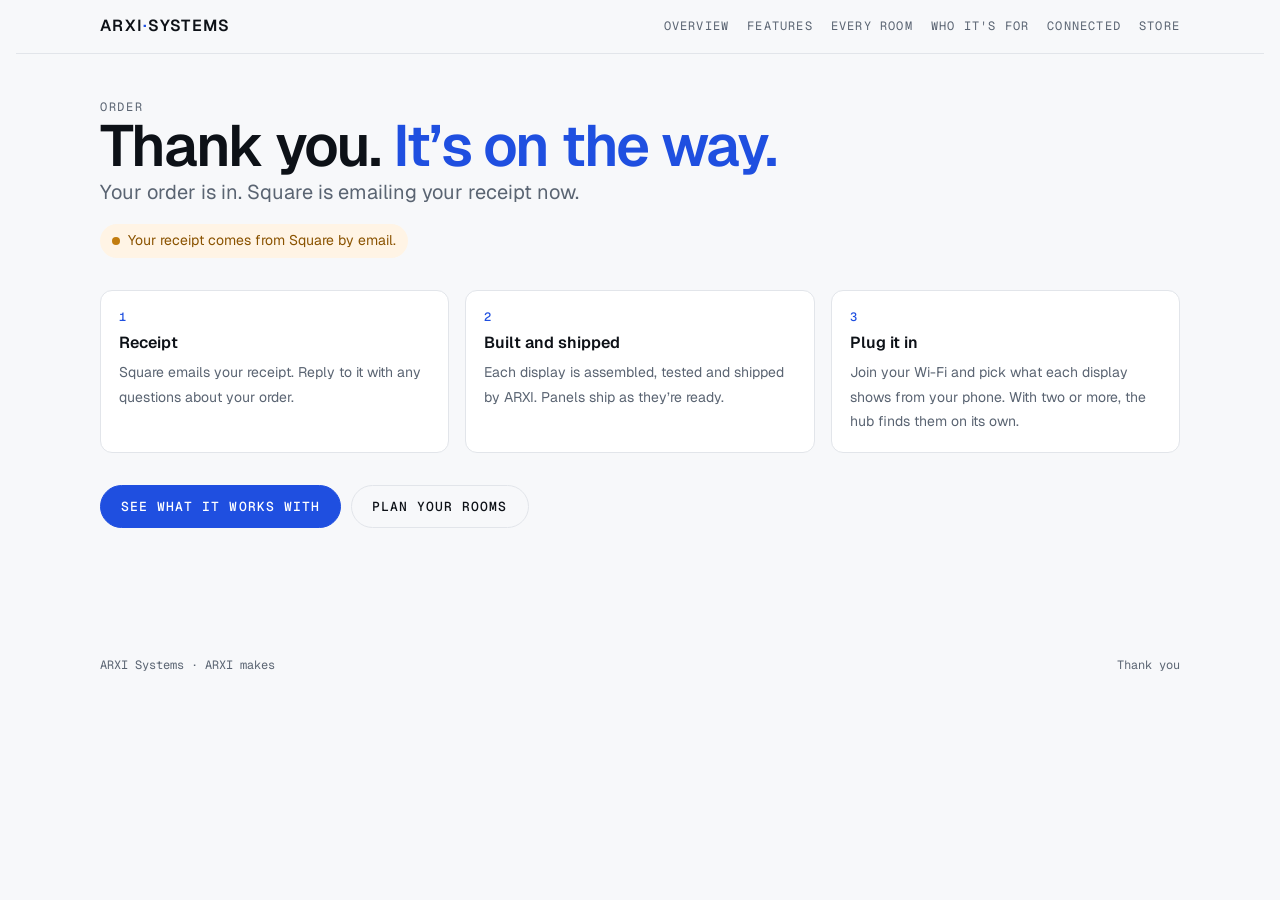
<file: thanks.html>
<!doctype html>
<html lang="en">
<head>
<meta charset="utf-8">
<meta name="viewport" content="width=device-width,initial-scale=1,viewport-fit=cover">
<title>ARXI Order Confirmed</title>
<link rel="preconnect" href="https://fonts.googleapis.com">
<link rel="stylesheet" href="https://fonts.googleapis.com/css2?family=Geist:wght@400;500;600;700&family=Geist+Mono:wght@400;500&display=swap">
<link rel="stylesheet" href="arxi.css">
<style>
/* Layout: confirmation headline, the order as a 3D lineup, then three next steps. Shown when Square sends a customer back after paying. */
.hero{padding-block:44px 20px;border-bottom:0}
.hero h1{font-size:clamp(36px,5.5vw,58px)}
.hero h1 em{font-style:normal;color:var(--amber)}
.ref{font-family:var(--mono);font-size:13px;color:var(--muted);margin-top:12px}
.state{display:inline-flex;align-items:center;gap:8px;font-size:14px;padding:6px 12px;border-radius:999px;background:var(--raised);margin-top:16px}
.state i{width:8px;height:8px;border-radius:50%;background:var(--muted)}
.state.ok{background:#E3F3EA;color:var(--green)}.state.ok i{background:var(--green)}
.state.warn{background:#FFF4E5;color:#8A5300}.state.warn i{background:#C27C0E}
.lineup{position:relative;aspect-ratio:16/6;border-radius:14px;overflow:hidden;background:radial-gradient(120% 90% at 50% 30%,#FFFFFF 0%,#EEF1F5 55%,#E2E6EC 100%);border:1px solid var(--line);margin-top:28px}
.lineup[hidden]{display:none}
.next{display:grid;grid-template-columns:repeat(3,minmax(0,1fr));gap:16px;margin:32px 0 0;padding:0;list-style:none;counter-reset:s}
.next li{background:var(--surface);border:1px solid var(--line);border-radius:12px;padding:18px;counter-increment:s}
.next li::before{content:counter(s);font:500 12px var(--mono);color:var(--amber);display:block;margin-bottom:6px}
.next b{display:block;font-weight:600;margin-bottom:4px}
.next span{font-size:14px;color:var(--muted)}
.cta-row{display:flex;gap:10px;flex-wrap:wrap;margin:32px 0 80px}
.unpaid{background:var(--surface);border:1px solid var(--line);border-radius:12px;padding:20px;margin-top:24px;display:grid;gap:12px;max-width:620px}
.unpaid[hidden]{display:none}
@media (max-width:760px){.next{grid-template-columns:1fr}.lineup{aspect-ratio:16/9}}
</style>
</head>
<body>
<header class="site">
  <div class="wrap">
    <a class="mark" href="index.html">ARXI<span>·</span>SYSTEMS</a>
    <nav aria-label="Site">
      <a href="index.html">Overview</a><a href="features.html#lite">Features</a><a href="rooms.html">Every room</a><a href="who.html">Who it's for</a><a href="connected.html">Connected</a><a href="store.html" data-cart>Store</a>
    </nav>
  </div>
</header>

<main>
  <section class="hero">
    <div class="wrap">
      <p class="eyebrow">Order</p>
      <h1 id="h">Thank you. <em>It’s on the way.</em></h1>
      <p class="lede" id="lede">Your order is in. Square is emailing your receipt now.</p>
      <p class="state" id="state"><i></i><span id="state-t">Checking your payment…</span></p>
      <p class="ref" id="ref"></p>

      <div class="unpaid" id="unpaid" hidden>
        <p style="margin:0"><b>Checkout wasn’t finished.</b> Nothing was charged, and your cart is still saved.</p>
        <div class="cta-row" style="margin:0"><a class="btn" href="store.html">Back to your cart</a></div>
      </div>

      <div class="lineup" id="lineup" hidden></div>

      <ol class="next" id="next">
        <li><b>Receipt</b><span>Square emails your receipt. Reply to it with any questions about your order.</span></li>
        <li><b>Built and shipped</b><span>Each display is assembled, tested and shipped by ARXI. Panels ship as they’re ready.</span></li>
        <li><b>Plug it in</b><span>Join your Wi-Fi and pick what each display shows from your phone. With two or more, the hub finds them on its own.</span></li>
      </ol>
      <div class="cta-row">
        <a class="btn" href="features.html#works">See what it works with</a>
        <a class="btn ghost" href="rooms.html">Plan your rooms</a>
      </div>
    </div>
  </section>
</main>

<footer class="site"><div class="wrap"><span>ARXI Systems · ARXI makes</span><span>Thank you</span></div></footer>

<script src="config.js"></script>
<script src="matrix.js"></script>
<script src="models3d.js"></script>
<script src="cart.js"></script>
<script>
(function(){
  const $=id=>document.getElementById(id),A=window.ARXI,q=new URLSearchParams(location.search);
  const orderId=q.get('orderId')||q.get('order_id')||'',ref=(q.get('ref')||q.get('referenceId')||'').replace(/[^A-Z0-9-]/gi,'');
  if(ref)$('ref').textContent='Order '+ref;
  const cart=A.load();
  function state(t,cls){$('state-t').textContent=t;$('state').className='state'+(cls?' '+cls:'')}
  function paid(total){
    state('Payment received'+(total!=null?' · '+A.fmt(total):''),'ok');
    showLineup();
    try{localStorage.setItem('arxi-last-order',JSON.stringify({ref,at:Date.now(),lines:cart.lines}))}catch(e){}
    A.save(A.empty());
  }
  function notPaid(){
    $('h').innerHTML='Almost there.';$('lede').textContent='';$('state').hidden=true;$('next').hidden=true;$('unpaid').hidden=false;
  }
  function showLineup(){
    let lines=cart.lines;if(!lines.length){try{const l=JSON.parse(localStorage.getItem('arxi-last-order')||'null');if(l&&l.ref===ref)lines=l.lines||[]}catch(e){}}
    if(!lines.length)return;
    const go=()=>{const box=$('lineup');box.hidden=false;
      const m=window.ArxiLineup&&ArxiLineup(box,{bar:[{label:'Hello',lines:[{t:'THANK YOU',c:'#38F28A'},{t:'SEE YOU SOON',c:'song'}],icon:'heart',hold:99999}],
        panel:[{label:'Hello',lines:[{t:'THANK YOU',c:'#38F28A'},{t:'ORDER IN',c:'#F4F1FF'},{t:'SEE YOU',c:'#3FE0FF'}],icon:'heart',hold:99999}]});
      if(!m){box.hidden=true;return}
      m.setItems(lines.map(l=>({kind:l.product==='panel'?'panel':'bar',finish:l.finish||'black'})).sort((a,b)=>a.kind===b.kind?0:a.kind==='panel'?-1:1))};
    if(window.THREE)go();else{const s=document.createElement('script');s.src='https://cdnjs.cloudflare.com/ajax/libs/three.js/r128/three.min.js';s.onload=go;document.head.appendChild(s)}
  }
  /* Square adds the order id when it sends the customer back. Confirm it was paid before clearing the cart. */
  if(orderId&&window.ARXI_CHECKOUT_URL){
    fetch(window.ARXI_CHECKOUT_URL.replace(/\/$/,'')+'/status?order_id='+encodeURIComponent(orderId)).then(r=>r.json()).then(j=>{if(j.paid)paid(j.total);else notPaid()})
      .catch(()=>{state('We’ll confirm your payment by email.','warn');showLineup()});
  }else if(orderId||q.get('transactionId')||q.get('checkoutId')){paid(null)}
  else{state('Your receipt comes from Square by email.','warn');showLineup()}
})();
</script>
</body>
</html>
</file>
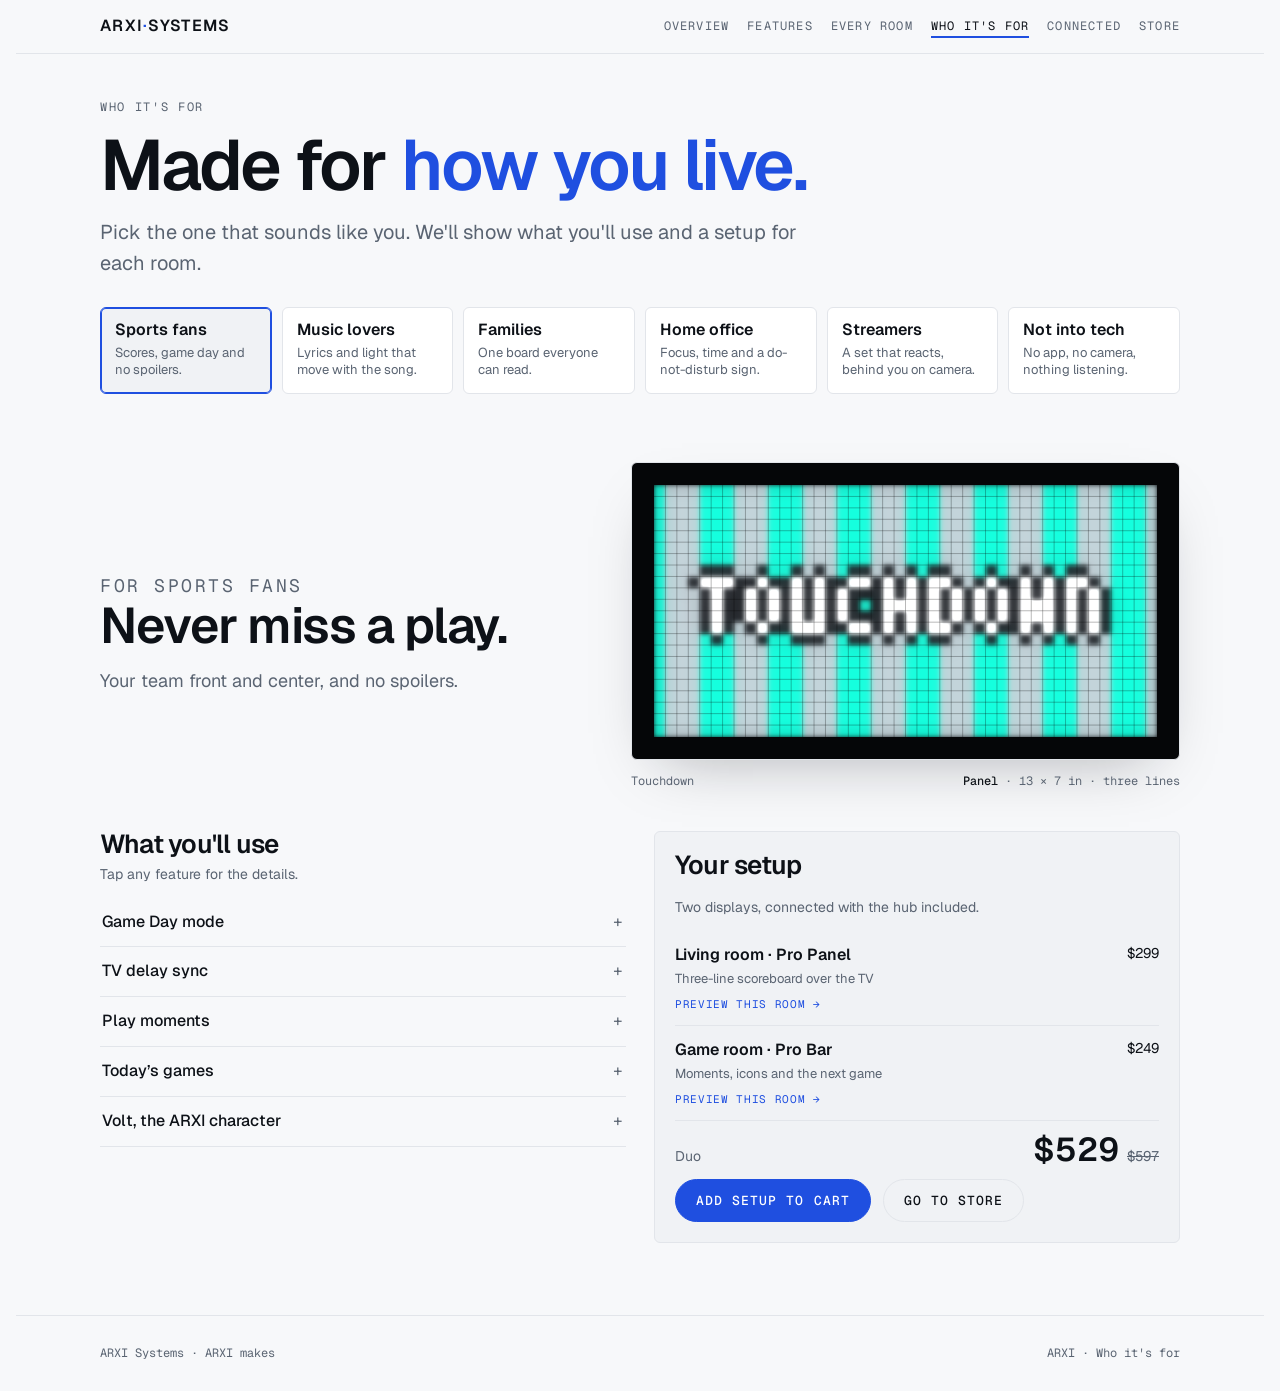
<file: who.html>
<!doctype html>
<html lang="en">
<head>
<meta charset="utf-8">
<meta name="viewport" content="width=device-width,initial-scale=1,viewport-fit=cover">
<title>Who ARXI Is For</title>
<link rel="preconnect" href="https://fonts.googleapis.com">
<link rel="stylesheet" href="https://fonts.googleapis.com/css2?family=Geist:wght@400;500;600;700&family=Geist+Mono:wght@400;500&display=swap">
<link rel="stylesheet" href="arxi.css">
<style>
/* Layout: persona picker (one row of large chips), then one panel: why + live preview, features to tap open, a room-by-room setup with one add-to-cart. */
.hero{padding-block:44px 28px;border-bottom:0}
.hero h1{font-size:clamp(36px,8vw,71px);margin-top:12px}
.hero h1 em{font-style:normal;color:var(--amber)}
.hero .lede{margin-top:14px}
.picker{display:grid;grid-template-columns:repeat(6,minmax(0,1fr));gap:10px;margin-top:28px}
.pk{all:unset;box-sizing:border-box;cursor:pointer;border:1px solid var(--line);border-radius:6px;padding:14px;display:grid;gap:6px;align-content:start;background:var(--surface);min-width:0}
.pk:hover{border-color:var(--muted)}
.pk:focus-visible{outline:2px solid var(--amber);outline-offset:2px}
.pk[aria-pressed="true"]{border-color:var(--amber);background:var(--raised);box-shadow:0 0 0 1px var(--amber) inset}
.pk b{font-family:var(--display);font-weight:600;font-size:16px;line-height:1}
.pk span{font-size:13px;color:var(--muted);line-height:1.35}

.panel{padding-block:40px 72px}
.p-top{display:grid;grid-template-columns:minmax(0,1fr) minmax(0,1.1fr);gap:32px;align-items:center}
.p-top h2{font-size:clamp(30px,6vw,50px)}
.p-top p{color:var(--muted);font-size:18px;margin-top:14px;max-width:46ch}
.cols{display:grid;grid-template-columns:minmax(0,1fr) minmax(0,1fr);gap:28px;margin-top:40px;align-items:start}
.cols h3{font-size:26px;margin-bottom:6px}
.cols .sub{font-size:14px;color:var(--muted);margin-bottom:12px}
.xb a{font-family:var(--mono);font-size:11px;text-transform:uppercase;letter-spacing:.06em;text-decoration:none}
.setup{background:var(--raised);border:1px solid var(--line);border-radius:6px;padding:20px;display:grid;gap:12px}
.rooms{list-style:none;margin:0;padding:0}
.rooms li{display:grid;grid-template-columns:minmax(0,1fr) auto;gap:2px 12px;padding:12px 0;border-bottom:1px solid var(--line)}
.rooms li b{font-weight:600}
.rooms li small{grid-column:1;font-size:13px;color:var(--muted)}
.rooms li .rp{font-family:var(--mono);font-size:14px;text-align:right;font-variant-numeric:tabular-nums}
.rooms li a{grid-column:1/-1;font-family:var(--mono);font-size:11px;letter-spacing:.06em;text-transform:uppercase;text-decoration:none;margin-top:4px}
.tot{display:flex;justify-content:space-between;align-items:baseline;gap:12px;flex-wrap:wrap}
.tot span{font-size:14px;color:var(--muted)}
.tot b{font-family:var(--display);font-weight:600;font-size:33px;line-height:1}
.tot s{font-family:var(--mono);font-size:14px;color:var(--muted);margin-left:8px;font-weight:400}
.added{font-size:13px;color:var(--green)}
@media (max-width:1000px){.picker{grid-template-columns:repeat(3,minmax(0,1fr))}}
@media (max-width:860px){.p-top,.cols{grid-template-columns:1fr}}
@media (max-width:520px){.picker{grid-template-columns:repeat(2,minmax(0,1fr))}}
</style>
</head>
<body>
<header class="site">
  <div class="wrap">
    <a class="mark" href="index.html">ARXI<span>·</span>SYSTEMS</a>
    <nav aria-label="Site">
      <a href="index.html">Overview</a><a href="features.html#lite">Features</a><a href="rooms.html">Every room</a><a href="who.html" aria-current="page">Who it's for</a><a href="connected.html">Connected</a><a href="store.html" data-cart>Store</a>
    </nav>
  </div>
</header>

<main>
  <section class="hero">
    <div class="wrap">
      <p class="eyebrow">Who it's for</p>
      <h1>Made for <em>how you live.</em></h1>
      <p class="lede">Pick the one that sounds like you. We'll show what you'll use and a setup for each room.</p>
      <div class="picker" id="picker" role="group" aria-label="Choose who you are"></div>
    </div>
  </section>

  <section class="panel">
    <div class="wrap">
      <div class="p-top">
        <div><p class="eyebrow" id="w-eye"></p><h2 id="w-h"></h2><p id="w-why"></p></div>
        <div>
          <div class="bezel"><canvas id="w-c" width="880" height="220" aria-label="What this looks like on the display"></canvas></div>
          <div class="bezel-meta"><span id="w-label"></span><span id="w-size"></span></div>
        </div>
      </div>
      <div class="cols">
        <div>
          <h3>What you'll use</h3>
          <p class="sub">Tap any feature for the details.</p>
          <div id="w-feats"></div>
        </div>
        <div class="setup">
          <h3>Your setup</h3>
          <p class="sub" style="margin:0" id="w-setup-sub"></p>
          <ul class="rooms" id="w-rooms"></ul>
          <div class="tot"><span id="w-deal"></span><b id="w-total"></b></div>
          <div class="cta-row"><button type="button" class="btn" id="w-add">Add setup to cart</button><a class="btn ghost" href="store.html">Go to store</a></div>
          <p class="added" id="w-added" hidden></p>
        </div>
      </div>
    </div>
  </section>
</main>

<footer class="site"><div class="wrap"><span>ARXI Systems · ARXI makes</span><span>ARXI · Who it's for</span></div></footer>

<script src="matrix.js"></script>
<script src="cart.js"></script>
<script src="moments.js"></script>
<script>
(function(){
  const A=window.ARXI,{AMB,CY,WH,RED,GRN}=ArxiMatrix.C,PUR='#B98CFF',LIVE='#FF4D6D',$=id=>document.getElementById(id);
  const SL={now:'Working now',progress:'In progress',build:'We can build it'};
  const W=[
    {id:'sports',name:'Sports fans',line:'Scores, game day and no spoilers.',h:'Never miss a play.',
     why:'Your team front and center, and no spoilers.',moment:'td',kind:'panel',
     feats:[['Game Day mode','Your favourite team’s game takes over with a running clock.','now'],['TV delay sync','Holds the score until your TV shows the play.','now'],['Play moments','Timeouts, first downs, big plays, crunch time and celebrations.','now'],['Today’s games','NFL, NBA and college football, reset at 4 AM.','now'],['Volt, the ARXI character','Cameos on touchdowns and wins.','now'],['Team-colour lights','Hue and WLED lights flash your colours on a score.','build']],
     rooms:[['living','Living room','panel','Three-line scoreboard over the TV'],['game','Game room','probar','Moments, icons and the next game']],
     scenes:[{label:'Game Day',icon:'ball',lines:[{t:'PHI 21',c:GRN},{t:'NYG 17',c:CY},{t:'Q3 4:12',c:AMB}]},{label:'Touchdown',lines:[{t:'TOUCHDOWN',c:GRN},{t:'PHI 28',c:WH},{t:'NYG 17 Q4',c:CY}]}]},
    {id:'music',name:'Music lovers',line:'Lyrics and light that move with the song.',h:'See the song.',
     why:'The words light up as they’re sung. The mic hears loudness only.',moment:'song',kind:'bar',
     feats:[['Synced lyrics','Timed to the song, word by word.','now'],['Lyric icons','122 pictures triggered by the words.','now'],['Sound-reactive light','Moves with the music; loudness only.','now'],['Sonos & Denon HEOS','What your speaker is playing, from any app.','now'],['Mr Ross live painting','A landscape painted during each song.','now']],
     rooms:[['living','Living room','probar','Lyrics where you listen'],['kitchen','Kitchen','probar','Lyrics while you cook']],
     scenes:[{label:'Synced lyrics',icon:'note',iconColor:PUR,lines:[{t:'LYRICS',c:PUR},{t:'CITY LIGHTS ON THE WATER TONIGHT',c:WH}]},{label:'Lyric icon',icon:'heart',iconColor:LIVE,lines:[{t:'LOVE',c:LIVE},{t:'ALL MY LOVE TONIGHT',c:WH}]}]},
    {id:'families',name:'Families',line:'One board everyone can read.',h:'The family board.',
     why:'Plans, birthdays and “dinner’s ready” from your phone.',
     feats:[['Messages from your phone','Send a note and it shows on the display.','now'],['Countdowns & birthdays','Up to eight, repeating every year.','now'],['Timers','Three timers and a stopwatch.','now'],['Wake-up & wind-down light','A gentle morning and bedtime glow.','now'],['House modes','Everyday, Chill and Night in one tap.','now'],['Family calendar','Today’s plans each morning.','now']],
     rooms:[['kitchen','Kitchen','lite','The family board'],['kids','Kids’ room','lite','Bedtime countdown and a quiet clock']],
     scenes:[{label:'Message',lines:[{t:'MESSAGE',c:GRN},{t:'DINNER\'S READY - COME DOWN',c:WH}]},{label:'Bedtime',icon:'moon',lines:[{t:'BEDTIME',c:AMB},{t:'IN 20 MIN',c:WH}]}]},
    {id:'office',name:'Home office',line:'Focus, time and a do-not-disturb sign.',h:'Stay in the zone.',
     why:'A focus timer and an “on a call” sign.',
     feats:[['Focus timer','25/5 focus and break presets.','now'],['Show text','“On a call” or “Back at 3” in one tap.','now'],['Clock & weather','Time and conditions at a glance.','now'],['Meeting countdown','From your calendar.','now'],['Smart brightness','Follows the room light.','now'],['Stocks & crypto','A ticker of what you follow.','build']],
     rooms:[['office','Home office','probar','Focus timer and status sign']],
     scenes:[{label:'Focus',lines:[{t:'FOCUS',c:AMB},{t:'18:42 LEFT',c:WH}]},{label:'On a call',lines:[{t:'ON A CALL',c:RED},{t:'BACK AT 3',c:WH}]}]},
    {id:'streamers',name:'Streamers',line:'A set that reacts, behind you on camera.',h:'Your stream, lit from behind.',
     why:'BRB, countdowns and scores, behind you on camera.',
     feats:[['BRB & messages','From your phone, mid-stream.','now'],['Countdowns & break timers','Visible on camera.','now'],['Watch parties','Live scores synced to your broadcast.','now'],['Game-night scoreboard','Your teams, your colours.','now'],['House modes','Party, Chill or Night in one tap.','now'],['Twitch & YouTube alerts','Follows, subs and raids on the wall.','build'],['OBS on-air & overlay','On-air look and an on-stream copy.','build'],['Stream Deck buttons','One key per mode or message.','build']],
     rooms:[['office','Behind you on camera','probar','Text, timers, scores and light'],['office','On your desk','probar','Alerts and timers for you']],
     scenes:[{label:'Starting soon',lines:[{t:'LIVE IN',c:LIVE},{t:'4:59',c:WH}]},{label:'BRB',lines:[{t:'BRB',c:CY},{t:'GRABBING SNACKS - BACK IN 5',c:WH}]}]},
    {id:'calm',name:'Not into tech',line:'No app, no camera, nothing listening.',h:'Simple on purpose.',
     why:'No app, no camera, nothing listening. Just the time and a gentle light.',moment:'wake',kind:'bar',
     feats:[['No app','Settings in any browser, if you ever need them.','now'],['Quiet clock','A big, dim clock at night.','now'],['Wake-up & wind-down light','A gentle glow morning and night.','now'],['Set up your way','Change what it shows anytime from your phone.','now'],['Wakes when you walk in','Fades when the room is empty.','now']],
     rooms:[['bed','Bedroom','lite','A quiet clock and the morning weather']],
     scenes:[{label:'Morning',icon:'sun',lines:[{t:'6:30',c:AMB},{t:'SUN UP 7:24',c:WH}]},{label:'Night',dim:true,icon:'moon',lines:[{t:'11:20',c:WH}]}]}
  ];
  const pk=$('picker');
  W.forEach(w=>{const b=document.createElement('button');b.type='button';b.className='pk';b.dataset.id=w.id;b.innerHTML='<b></b><span></span>';
    b.querySelector('b').textContent=w.name;b.querySelector('span').textContent=w.line;b.addEventListener('click',()=>{location.hash=w.id});pk.appendChild(b)});
  const mx=ArxiMatrix($('w-c'),{w:44,h:11,onLabel:t=>{$('w-label').textContent=t}});
  let cur=null,player=null;
  function itemsOf(w){const it={lite:0,probar:0,panel:0,hub:0};w.rooms.forEach(r=>it[r[2]]++);return it}
  function show(id){
    const w=W.find(x=>x.id===id)||W[0];cur=w;
    pk.querySelectorAll('.pk').forEach(b=>b.setAttribute('aria-pressed',b.dataset.id===w.id?'true':'false'));
    $('w-eye').textContent='For '+w.name.toLowerCase();$('w-h').textContent=w.h;$('w-why').textContent=w.why;
    const big=w.moment?w.kind==='panel':w.rooms.some(r=>r[2]==='panel');
    if(player){player.stop();player=null}
    if(w.moment&&window.ArxiMoments){mx.setScenes([]);player=ArxiMoments.player($('w-c'),w.moment,{kind:w.kind});$('w-label').textContent=player?player.name:''}
    else{mx.setSize(44,big?22:11);mx.setScenes(w.scenes)}
    $('w-size').innerHTML=big?'<b>Panel</b> · 13 × 7 in · three lines':'<b>Bar</b> · 13 × 3.5 in · two lines';
    const f=$('w-feats');f.innerHTML='';
    w.feats.filter(f=>f[2]==='now').forEach(([n,d,st])=>{const x=document.createElement('details');x.className='xc';
      x.innerHTML='<summary><b></b></summary><div class="xb"><p></p><a href="features.html#lite">All features →</a></div>';
      x.querySelector('b').textContent=n;x.querySelector('p').textContent=d;f.appendChild(x)});
    const ul=$('w-rooms');ul.innerHTML='';
    w.rooms.forEach(([rid,rn,prod,why])=>{const p=A.PROD[prod],li=document.createElement('li');
      li.innerHTML='<b></b><span class="rp">'+A.fmt(p.price)+'</span><small></small><a href="rooms.html#'+rid+'">Preview this room →</a>';
      li.querySelector('b').textContent=rn+' · '+p.name;li.querySelector('small').textContent=why;ul.appendChild(li)});
    const pr=A.price({lines:w.rooms.map(r=>({room:r[1],product:r[2]})),hub:0,owns:false,code:''});
    $('w-setup-sub').textContent=w.rooms.length>1?'Two displays, connected with the hub included.':'One display. Add a second any time and they connect.';
    $('w-deal').textContent=pr.save>0?pr.deal:'Starting price';
    $('w-total').innerHTML=A.fmt(pr.total)+(pr.save>0?'<s>'+A.fmt(pr.reg)+'</s>':'');
    $('w-added').hidden=true;
  }
  $('w-add').addEventListener('click',()=>{A.add(cur.rooms.map(r=>({room:r[1],product:r[2]})));const a=$('w-added');a.hidden=false;a.innerHTML='Added to your cart. <a href="store.html">Review it in the store →</a>'});
  const route=()=>show((location.hash||'#sports').slice(1));
  window.addEventListener('hashchange',route);route();
})();
</script>
</body>
</html>
</file>
<file: arxi.css>
/* ARXI shared styles: one dark room, lit by the product. */
:root{
  --bg:#F7F8FA; --surface:#FFFFFF; --raised:#F0F2F5; --line:#E2E5EA;
  --fg:#0D1117; --muted:#5A6472;
  --amber:#1F4FE0; --amber-dim:#C7D3FA; --cyan:#0B7F7B; --red:#D92D20; --green:#13804A;
  --display:"Geist",system-ui,-apple-system,"Segoe UI",sans-serif;
  --body:"Geist",system-ui,-apple-system,"Segoe UI",sans-serif;
  --mono:"Geist Mono",ui-monospace,Menlo,Consolas,monospace;
  color-scheme:light;
  padding-top:env(safe-area-inset-top,0px);padding-bottom:env(safe-area-inset-bottom,0px);
}
*{box-sizing:border-box}
[hidden]{display:none!important}
img{max-width:100%}
html{background:var(--bg)}
body{margin:0;background:var(--bg);color:var(--fg);font-family:var(--body);font-size:16px;line-height:1.55;
  padding-left:max(16px,env(safe-area-inset-left,0px));padding-right:max(16px,env(safe-area-inset-right,0px))}
body::before{content:"";position:fixed;inset:0 0 auto;height:env(safe-area-inset-top,0px);z-index:10;background:var(--bg)}
.wrap{max-width:1080px;margin:0 auto}
a{color:var(--amber)}
a:focus-visible,button:focus-visible,summary:focus-visible{outline:2px solid var(--amber);outline-offset:3px}
h1,h2,h3{font-family:var(--display);font-weight:600;letter-spacing:-.03em;line-height:1.05;text-wrap:balance;margin:0}
p{margin:0}
.eyebrow{font-family:var(--mono);font-size:12px;letter-spacing:.14em;text-transform:uppercase;color:var(--muted)}
.lede{font-size:clamp(17px,2vw,20px);color:var(--muted);max-width:56ch}
.lede strong{color:var(--fg);font-weight:500}

header.site{position:sticky;top:env(safe-area-inset-top,0px);z-index:5;background:var(--bg);border-bottom:1px solid var(--line)}
header.site .wrap{display:flex;align-items:center;justify-content:space-between;gap:16px;padding-block:14px;flex-wrap:wrap}
.mark{font-family:var(--display);font-weight:600;font-size:16px;letter-spacing:.08em;color:var(--fg);text-decoration:none}
.mark span{color:var(--amber)}
header.site nav{display:flex;gap:18px;flex-wrap:wrap}
header.site nav a{font-family:var(--mono);font-size:12px;letter-spacing:.1em;text-transform:uppercase;color:var(--muted);text-decoration:none}
header.site nav a:hover,header.site nav a[aria-current="page"]{color:var(--fg)}
header.site nav a[aria-current="page"]{box-shadow:0 2px 0 var(--amber)}

section{padding-block:72px;border-bottom:1px solid var(--line)}
.sec-head{display:grid;gap:14px;margin-bottom:40px;max-width:640px}
.sec-head h2{font-size:clamp(28px,6vw,47px)}
.sec-head p{color:var(--muted)}

.bezel{background:#050608;border:1px solid var(--line);border-radius:6px;padding:clamp(10px,2vw,22px);box-shadow:0 24px 60px -30px rgba(13,17,23,.35)}
.bezel canvas{display:block;width:100%;height:auto}
.bezel-meta{display:flex;justify-content:space-between;gap:12px;flex-wrap:wrap;margin-top:12px;font-family:var(--mono);font-size:12px;color:var(--muted)}
.bezel-meta b{color:var(--fg);font-weight:500}

.btn{display:inline-block;font:500 13px var(--mono);letter-spacing:.08em;text-transform:uppercase;background:var(--amber);color:#FFFFFF;border:1px solid var(--amber);border-radius:999px;padding:12px 20px;text-decoration:none;cursor:pointer}
.btn:hover{filter:brightness(1.08)}
.btn.ghost{background:none;color:var(--fg);border-color:var(--line)}
.btn.ghost:hover{border-color:var(--muted)}
.more{font-family:var(--mono);font-size:12px;letter-spacing:.08em;text-transform:uppercase;color:var(--amber);text-decoration:none}
.more:hover{text-decoration:underline}
.pill{font-family:var(--mono);font-size:11px;letter-spacing:.1em;text-transform:uppercase;border:1px solid var(--line);border-radius:999px;padding:3px 10px;color:var(--muted);white-space:nowrap}
.pill.on{border-color:var(--amber);color:var(--amber)}
.pill.cy{border-color:var(--cyan);color:var(--cyan)}

.seg{display:inline-flex;border:1px solid var(--line);border-radius:999px;padding:4px;gap:4px;flex-wrap:wrap}
.seg a,.seg button{font:500 13px var(--mono);letter-spacing:.08em;text-transform:uppercase;color:var(--muted);background:none;border:0;border-radius:999px;padding:8px 16px;cursor:pointer;text-decoration:none}
.seg [aria-selected="true"],.seg [aria-current="true"]{background:var(--amber);color:#FFFFFF}
.seg a:hover:not([aria-current="true"]),.seg button:hover:not([aria-selected="true"]){color:var(--fg)}
.seg button:disabled{opacity:.35;cursor:not-allowed}

.table-scroll{overflow-x:auto;border:1px solid var(--line);border-radius:4px}
table{width:100%;border-collapse:collapse;min-width:560px;font-size:15px}
th,td{padding:14px 18px;text-align:left;border-bottom:1px solid var(--line);vertical-align:top}
thead th{font-family:var(--mono);font-size:12px;letter-spacing:.12em;text-transform:uppercase;color:var(--muted);font-weight:500;background:var(--surface)}
tbody th{font-weight:500}
tbody tr:last-child>*{border-bottom:0}
.dot{display:inline-block;width:10px;height:10px;border-radius:50%;background:var(--amber);box-shadow:0 0 10px var(--amber)}
.no{color:var(--line)}

.prices{display:grid;grid-template-columns:repeat(auto-fit,minmax(230px,1fr));gap:16px}
.price{background:var(--surface);border:1px solid var(--line);border-radius:4px;padding:22px;display:grid;gap:10px;align-content:start;min-width:0}
.price.best{border-color:var(--amber-dim);background:var(--raised)}
.price-top{display:flex;justify-content:space-between;align-items:baseline;gap:10px;flex-wrap:wrap}
.price-top b{font-weight:600;font-size:17px}
.price .size{font-family:var(--mono);font-size:12px;color:var(--muted)}
.amt{font-family:var(--display);font-weight:600;font-size:33px;line-height:1;color:var(--fg);font-variant-numeric:tabular-nums}
.amt s{font-family:var(--mono);font-size:14px;font-weight:400;color:var(--muted);margin-left:10px}
.price p{font-size:14px;color:var(--muted)}
.save{font-family:var(--mono);font-size:11px;letter-spacing:.1em;text-transform:uppercase;color:#FFFFFF;background:var(--amber);border-radius:999px;padding:3px 10px;justify-self:start}

.cta-band{background:var(--surface)}
.cta-band .wrap{display:flex;justify-content:space-between;align-items:center;gap:24px;flex-wrap:wrap}
.cta-band h2{font-size:clamp(24px,5vw,36px)}
.cta-row{display:flex;gap:12px;flex-wrap:wrap}

footer.site{padding-block:28px;font-family:var(--mono);font-size:12px;color:var(--muted)}
footer.site .wrap{display:flex;justify-content:space-between;gap:12px;flex-wrap:wrap}

@media (max-width:820px){section{padding-block:56px}}
@media (prefers-reduced-motion:reduce){*{transition:none!important;animation:none!important}}

/* Status badges: Working now / In progress / We can build it */
.bdg{display:inline-flex;align-items:center;gap:6px;font-family:var(--mono);font-size:10px;letter-spacing:.1em;text-transform:uppercase;white-space:nowrap;border-radius:999px;padding:2px 8px;border:1px solid var(--line);color:var(--muted)}
.bdg::before{content:"";width:6px;height:6px;border-radius:50%;background:currentColor}
.bdg.now{color:var(--green);border-color:#BFE5CC}
.bdg.now::before{box-shadow:0 0 6px var(--green)}
.bdg.progress{color:var(--cyan);border-color:#BFE3E1}
.bdg.build{color:var(--amber);border-color:var(--amber-dim);border-style:dashed}
.bdg.build::before{background:none;border:1px solid currentColor}

/* Progressive disclosure: accordions, expanding rows and cards, tabs */
details.acc{border:1px solid var(--line);border-radius:4px;background:var(--surface)}
details.acc+details.acc{margin-top:10px}
details.acc>summary{cursor:pointer;list-style:none;padding:16px 18px;display:flex;align-items:center;gap:12px;flex-wrap:wrap}
details.acc>summary::-webkit-details-marker{display:none}
details.acc>summary h3,details.acc>summary .t{font-family:var(--display);font-weight:600;font-size:18px;line-height:1;margin:0}
details.acc>summary .meta{font-family:var(--mono);font-size:12px;color:var(--muted)}
details.acc>summary::after{content:"+";margin-left:auto;font-family:var(--mono);font-size:20px;line-height:1;color:var(--amber)}
details.acc[open]>summary::after{content:"\2013"}
details.acc>summary:hover{background:var(--raised)}
.acc-body{padding:4px 18px 18px}

.xlist{display:grid;grid-template-columns:repeat(2,minmax(0,1fr));column-gap:28px}
details.xc{border-bottom:1px solid var(--line);min-width:0}
details.xc>summary{list-style:none;cursor:pointer;display:flex;align-items:center;gap:10px;padding:12px 2px}
details.xc>summary::-webkit-details-marker{display:none}
details.xc>summary b{font-weight:500;flex:1;min-width:0}
details.xc>summary::after{content:"+";font-family:var(--mono);color:var(--muted);width:12px;text-align:center}
details.xc[open]>summary::after{content:"\2013";color:var(--amber)}
details.xc>summary:hover b{color:var(--amber)}
.xb{padding:0 2px 14px;font-size:14px;color:var(--muted);max-width:62ch;display:grid;gap:8px}
.xb .how{font-family:var(--mono);font-size:11px;color:var(--fg);opacity:.75}

.xcards{display:grid;grid-template-columns:repeat(auto-fill,minmax(min(100%,250px),1fr));gap:10px;align-items:start}
details.xcard{border:1px solid var(--line);border-radius:4px;background:var(--surface);min-width:0}
details.xcard.dash{background:none;border-style:dashed}
details.xcard>summary{list-style:none;cursor:pointer;padding:14px 16px;display:grid;gap:8px}
details.xcard>summary::-webkit-details-marker{display:none}
details.xcard>summary .top{display:flex;justify-content:space-between;align-items:baseline;gap:10px}
details.xcard>summary b{font-weight:600}
details.xcard>summary .more-hint{font-family:var(--mono);font-size:11px;color:var(--muted)}
details.xcard[open]>summary .more-hint{display:none}
details.xcard[open]{border-color:var(--amber-dim)}
details.xcard:hover{border-color:var(--muted)}
details.xcard .xb{padding:0 16px 16px}
details.xc>summary:focus-visible,details.xcard>summary:focus-visible,details.acc>summary:focus-visible{outline:2px solid var(--amber);outline-offset:-2px}
.tabbar{margin-bottom:20px}
@media (max-width:720px){.xlist{grid-template-columns:1fr}}
a[data-cart].has::after{content:attr(data-count);margin-left:6px;font-size:10px;background:var(--amber);color:#FFFFFF;border-radius:999px;padding:1px 6px;letter-spacing:0}
/* Real photos */
figure.shot{position:relative;margin:0;border-radius:14px;overflow:hidden;background:#050608;border:1px solid var(--line);aspect-ratio:16/10}
figure.shot img,figure.shot video{display:block;width:100%;height:100%;object-fit:cover}
figure.shot figcaption{position:absolute;left:10px;bottom:10px;right:10px;width:max-content;max-width:calc(100% - 20px);font-size:12px;line-height:1.3;color:#fff;background:rgba(5,6,8,.62);padding:6px 10px;border-radius:999px;-webkit-backdrop-filter:blur(6px);backdrop-filter:blur(6px)}
figure.shot.wide{aspect-ratio:16/6}
.shots{display:grid;grid-template-columns:1.5fr 1fr;gap:12px}
.shots .big{grid-row:span 2;aspect-ratio:auto;min-height:100%}
.shots.two{grid-template-columns:2fr 1fr;align-items:stretch}.shots.two figure:last-child{aspect-ratio:auto}.shots-note{margin-top:12px;font-size:13px;color:var(--muted)}
@media (max-width:720px){.shots,.shots.two{grid-template-columns:1fr}.shots.two figure:last-child{aspect-ratio:4/3}.shots .big{grid-row:auto;aspect-ratio:16/10}figure.shot.wide{aspect-ratio:16/8}}
</file>
